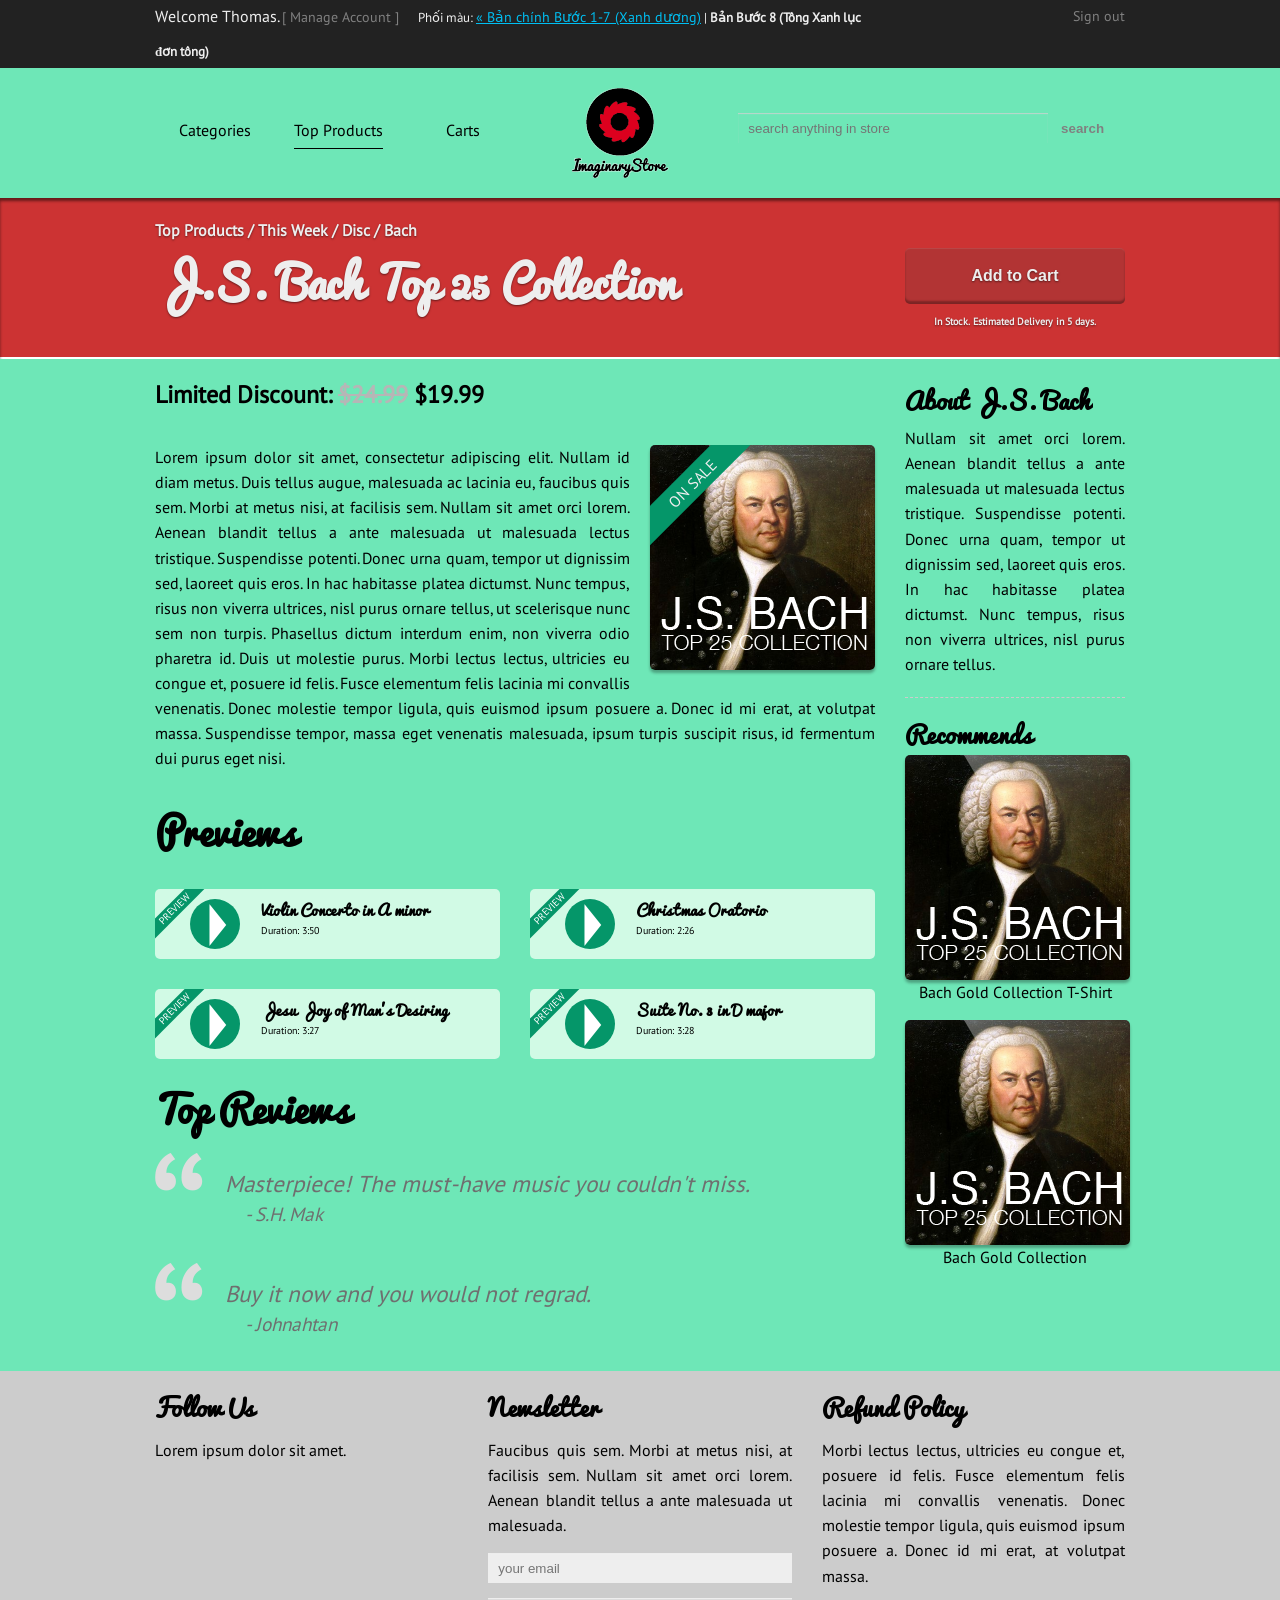
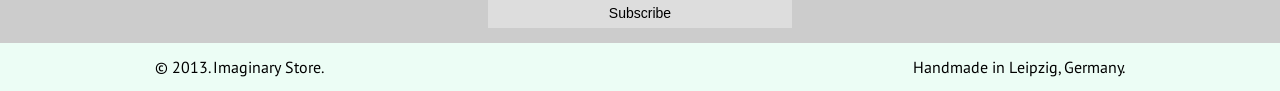
<file: index-variant2.html>
<!doctype html>
<html>
<head>
<meta charset="utf-8">
<meta name="viewport" content="width=device-width, initial-scale=1" />
<title>Imaginary Store - Bước 8: Tông Xanh Lục Đơn Sắc</title>
<link href="style-variant2.css" rel="stylesheet" type="text/css" />
</head>

<body>
<header id="top">
	<div class="fix-size">
    	<p class="c9 left">
        	Welcome Thomas. <a href="">[ Manage Account ]</a>
            <span style="margin-left: 15px; font-size: 13px;">
                Phối màu: <a href="index.html" style="color: #00BFF2; text-decoration: underline;">&laquo; Bản chính Bước 1-7 (Xanh dương)</a> | <strong>Bản Bước 8 (Tông Xanh lục đơn tông)</strong>
            </span>
        </p>
        <p class="c3 left">
        	<a href="#main-nav" class="hide"><img src="images/nav-btn.png" alt="button" /></a>
            <a href="" class="right">Sign out</a>
        </p>
    </div>
    <div class="clear"></div>
</header><!-- header -->

<nav>
	<div class="fix-size">
    	<ul class="c5 left show">
        	<li><a href="">Categories</a></li>
            <li><a href="">Top Products</a></li>
            <li><a href="">Carts</a></li>
        </ul>
        <a href="" class="c2 left c">
        	<img src="images/logo.png" alt="logo" />
        </a>
        <form action="#" class="c5 left show">
        	<input type="search" placeholder="search anything in store" required />
            <input type="submit" value="search" />
        </form>
    </div>
    <div class="clear"></div>
</nav><!-- nav -->

<section id="banner">
	<div class="fix-size">
    	<section class="c9 left c">
        	<p>Top Products / This Week / Disc / Bach</p>
            <h1>J.S. Bach Top 25 Collection</h1>
        </section>
        <aside class="c3 left c">
        	<button>Add to Cart</button>
            <p>In Stock. Estimated Delivery in 5 days.</p>
        </aside>
    </div>
    <div class="clear"></div>
</section><!-- banner -->

<section id="main">
	<div class="fix-size">
    	<section class="c9 left c">
        	<h3>Limited Discount: <del>$24.99</del> $19.99</h3>            
            <div class="trans right">
                <div class="cover">
                    <div class="face">
                        <p class="on-sale">ON SALE</p>
                    </div>
                    <div class="face back">
                        <b>J.S. Bach - Top 25 Collection</b>
                        <ol>
                            <li>Violin Concerto in A minor</li>
                            <li>Christmas Oratorio</li>
                            <li>Jesu Joy of Man's Desiring</li>
                            <li>Suite No. 3 in D major</li>
                            <!-- text -->
                        </ol>
                    </div>
                </div>
            </div><!-- trans -->
            
            <p>
            	Lorem ipsum dolor sit amet, consectetur adipiscing elit. Nullam id diam metus. Duis tellus augue, malesuada ac lacinia eu, faucibus quis sem. Morbi at metus nisi, at facilisis sem. Nullam sit amet orci lorem. Aenean blandit tellus a ante malesuada ut malesuada lectus tristique. Suspendisse potenti. Donec urna quam, tempor ut dignissim sed, laoreet quis eros. In hac habitasse platea dictumst. Nunc tempus, risus non viverra ultrices, nisl purus ornare tellus, ut scelerisque nunc sem non turpis. Phasellus dictum interdum enim, non viverra odio pharetra id. Duis ut molestie purus. Morbi lectus lectus, ultricies eu congue et, posuere id felis. Fusce elementum felis lacinia mi convallis venenatis. Donec molestie tempor ligula, quis euismod ipsum posuere a. Donec id mi erat, at volutpat massa. Suspendisse tempor, massa eget venenatis malesuada, ipsum turpis suscipit risus, id fermentum dui purus eget nisi.<!-- text -->
            </p>
            
            <h2>Previews</h2>
            <ul class="preview">
            	<li class="left"><a href="">
                	<div class="c3 left">
                    	<p class="title">PREVIEW</p>
                        <div class="circle"><div class="triangle">&#9658;</div></div>
                    </div>
                    <div class="c9 left">
                    	<b>Violin Concerto in A minor</b><!-- text -->
                        <small>Duration: 3:50</small>
                    </div>
                    <div class="clear"></div>
                </a></li><!-- element -->
                
                <li class="right"><a href="">
                	<div class="c3 left">
                    	<p class="title">PREVIEW</p>
                        <div class="circle"><div class="triangle">&#9658;</div></div>
                    </div>
                    <div class="c9 left">
                    	<b>Christmas Oratorio</b><!-- text -->
                        <small>Duration: 2:26</small>
                    </div>
                    <div class="clear"></div>
                </a></li><!-- element -->
                <li class="clear"></li>
                
                <li class="left"><a href="">
                	<div class="c3 left">
                    	<p class="title">PREVIEW</p>
                        <div class="circle"><div class="triangle">&#9658;</div></div>
                    </div>
                    <div class="c9 left">
                    	<b>Jesu Joy of Man's Desiring</b><!-- text -->
                        <small>Duration: 3:27</small>
                    </div>
                    <div class="clear"></div>
                </a></li><!-- element -->
                
                <li class="right"><a href="">
                	<div class="c3 left">
                    	<p class="title">PREVIEW</p>
                        <div class="circle"><div class="triangle">&#9658;</div></div>
                    </div>
                    <div class="c9 left">
                    	<b>Suite No. 3 in D major</b><!-- text -->
                        <small>Duration: 3:28</small>
                    </div>
                    <div class="clear"></div>
                </a></li><!-- element -->
            </ul>
            <div class="clear"></div>
            
            <h2>Top Reviews</h2>
            <blockquote>
            	<div class="quote">&ldquo;</div>
                <p>
                	Masterpiece! The must-have music you couldn't miss.<small>- S.H. Mak</small>
                </p>
            </blockquote>
            
            <blockquote>
            	<div class="quote">&ldquo;</div>
                <p>
                	Buy it now and you would not regrad. <small>- Johnahtan</small>
                </p>
            </blockquote>
        </section>
        <aside class="c3 left c">
        	<h3>About J.S. Bach</h3>
            <p class="about">
            	Nullam sit amet orci lorem. Aenean blandit tellus a ante malesuada ut malesuada lectus tristique. Suspendisse potenti. Donec urna quam, tempor ut dignissim sed, laoreet quis eros. In hac habitasse platea dictumst. Nunc tempus, risus non viverra ultrices, nisl purus ornare tellus.
            </p>
            
            <h3>Recommends</h3>
            <div class="aside-cover">
            	<div class="trans">
                	<div class="cover">
                    	<div class="face">
                        </div>
                        <div class="face back">
                        	<b>J.S. Bach - Top 25 Collection</b>
                            <ol>
                            	<li>Violin Concerto in A minor</li>
                                <li>Christmas Oratorio</li>
                                <li>Jesu Joy of Man's Desiring</li>
                                <li>Suite No. 3 in D major</li>
                            	<!-- text -->
                            </ol>
                            <button>Go to Album</button>
                        </div>
                    </div>
                </div><!-- trans -->
            	<p>Bach Gold Collection T-Shirt</p>
            </div><!-- aside cover -->
            
            <div class="aside-cover">
            	<div class="trans">
                	<div class="cover">
                    	<div class="face">
                        </div>
                        <div class="face back">
                        	<b>J.S. Bach - Top 25 Collection</b>
                            <ol>
                            	<li>Violin Concerto in A minor</li>
                                <li>Christmas Oratorio</li>
                                <li>Jesu Joy of Man's Desiring</li>
                                <li>Suite No. 3 in D major</li>
                            	<!-- text -->
                            </ol>
                            <button>Go to Album</button>
                        </div>
                    </div>
                </div><!-- trans -->
                <p>Bach Gold Collection</p>
            </div><!-- aside cover -->
        </aside>
    </div>
    <div class="clear"></div>
    
    <nav id="main-nav" class="c12 c hide">
    	<ul>
        	<li><a href="#top"><span class="arrow"></span>Back to Top</a></li>
            <li><a href="">Categories</a></li>
            <li><a href="">Top Products</a></li>
            <li><a href="">Carts</a></li>
            <li><a href="">Your Account</a></li>
        </ul>
        <form action="#">
        	<input type="search" placeholder="search in store" required />
            <input type="submit" value="go" />
        </form>
    </nav><!-- main nav -->
    <div class="clear"></div>
</section><!-- main -->

<section id="info">
	<div class="fix-size">
    	<div class="c4 left c">
        	<h3>Follow Us</h3>
            <p>
            	Lorem ipsum dolor sit amet.
            </p>
        </div>
        <div class="c4 left c">
        	<h3>Newsletter</h3>
            <p>
            	Faucibus quis sem. Morbi at metus nisi, at facilisis sem. Nullam sit amet orci lorem. Aenean blandit tellus a ante malesuada ut malesuada.
            </p>
            <form action="#">
            	<input type="email" placeholder="your email" required />
                <input type="submit" value="Subscribe" />
            </form>
        </div>
        <div class="c4 left c">
        	<h3>Refund Policy</h3>
        	<p>
            	Morbi lectus lectus, ultricies eu congue et, posuere id felis. Fusce elementum felis lacinia mi convallis venenatis. Donec molestie tempor ligula, quis euismod ipsum posuere a. Donec id mi erat, at volutpat massa.
            </p>
        </div>
    </div>
    <div class="clear"></div>
</section><!-- info -->

<footer>
	<div class="fix-size">
    	<div class="c12 c">
        	<span>&copy; 2013. Imaginary Store.</span>
            <span class="right">Handmade in Leipzig, Germany.</span>
        </div>
    </div>
    <div class="clear"></div>
</footer><!-- footer -->
</body>
</html>
</file>
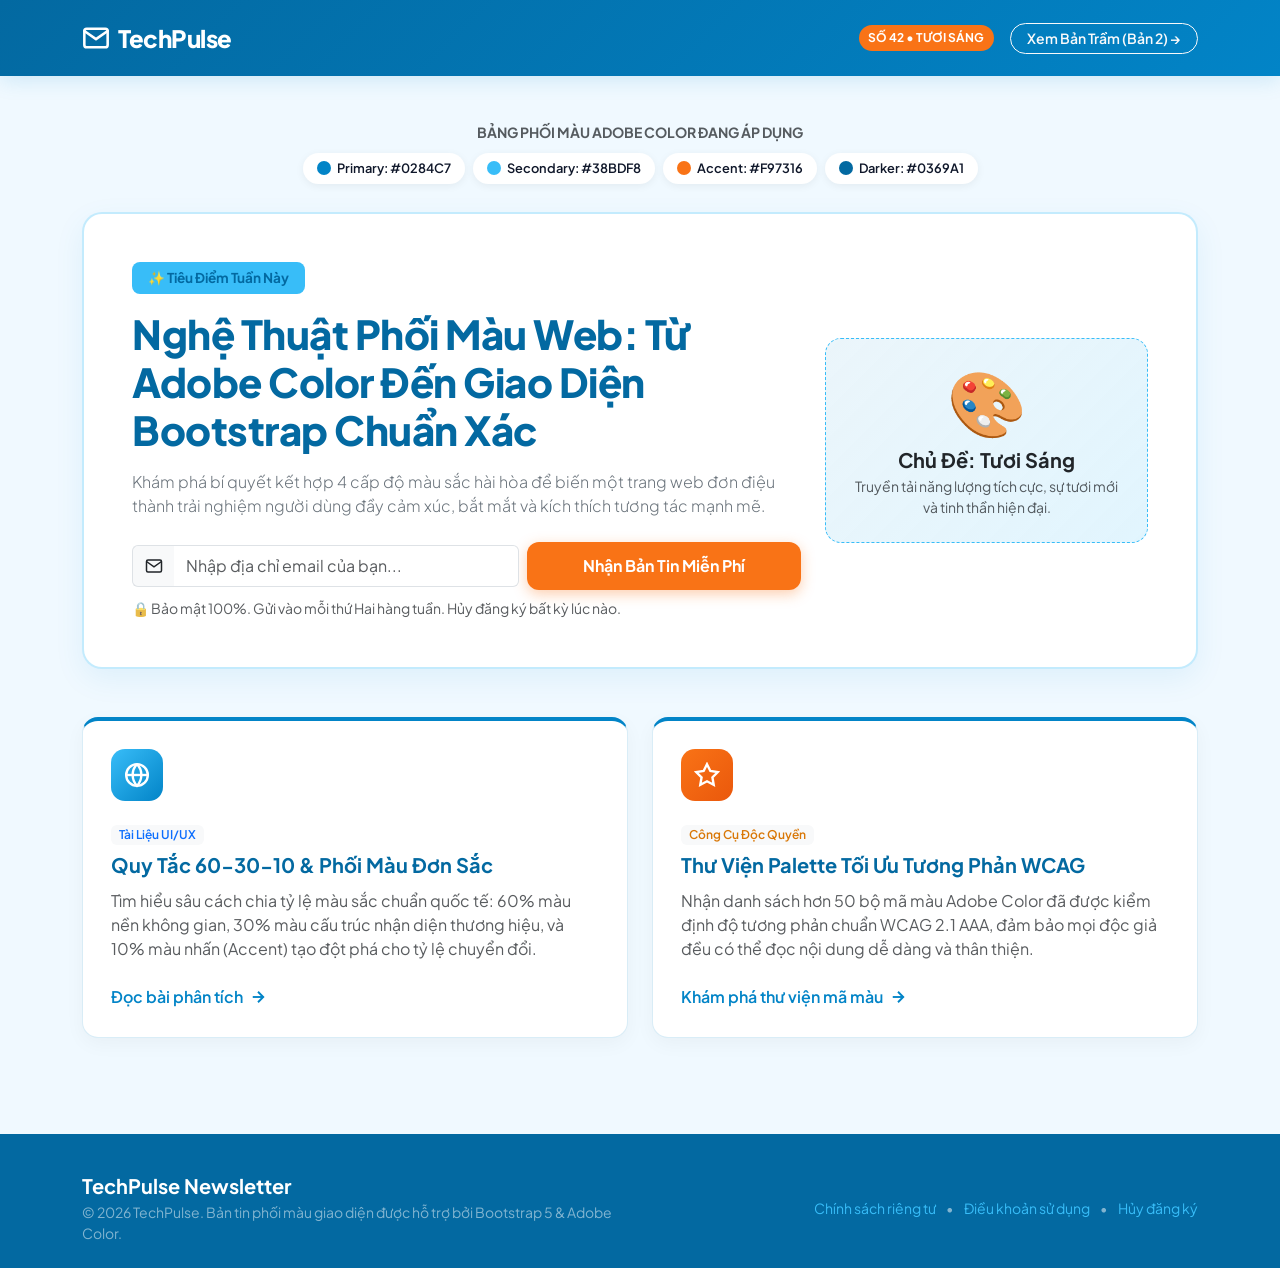
<file: newsletter_version1.html>
<!DOCTYPE html>
<html lang="vi">
<head>
    <!-- Bài tập phối màu Newsletter - Phiên bản 1 (Tươi sáng) -->
    <meta charset="UTF-8">
    <meta name="viewport" content="width=device-width, initial-scale=1.0">
    <title>Newsletter - Phiên Bản 1 (Tươi Sáng)</title>
    <!-- Bootstrap 5 CSS -->
    <link href="https://cdn.jsdelivr.net/npm/bootstrap@5.3.3/dist/css/bootstrap.min.css" rel="stylesheet">
    <!-- Google Fonts -->
    <link rel="preconnect" href="https://fonts.googleapis.com">
    <link rel="preconnect" href="https://fonts.gstatic.com" crossorigin>
    <link href="https://fonts.googleapis.com/css2?family=Plus+Jakarta+Sans:wght@400;500;600;700;800&display=swap" rel="stylesheet">
    
    <style>
        /* =======================================================
           BỘ 4 MÃ MÀU HEX CHỦ ĐỀ TƯƠI SÁNG (ADOBE COLOR TREND)
           - Primary: #0284C7 (Xanh lam tươi - Năng động & Sáng tạo)
           - Secondary: #38BDF8 (Xanh da trời dịu - Tươi trẻ)
           - Accent: #F97316 (Cam san hô - Tạo điểm nhấn kêu gọi hành động)
           - Darker Primary: #0369A1 (Xanh đại dương đậm - Chiều sâu & Độ tương phản)
           ======================================================= */
        :root {
            --primary-color: #0284C7;
            --secondary-color: #38BDF8;
            --accent-color: #F97316;
            --darker-primary-color: #0369A1;
            
            --bg-body: #F0F9FF;
            --text-dark: #0F172A;
            --text-muted: #64748B;
        }

        body {
            font-family: 'Plus Jakarta Sans', sans-serif;
            background-color: var(--bg-body);
            color: var(--text-dark);
            min-height: 100vh;
            display: flex;
            flex-direction: column;
        }

        /* Header */
        .newsletter-header {
            background: linear-gradient(135deg, var(--darker-primary-color) 0%, var(--primary-color) 100%);
            color: #FFFFFF;
            padding: 1.25rem 0;
            box-shadow: 0 4px 20px rgba(2, 132, 199, 0.15);
        }

        .brand-logo {
            font-weight: 800;
            font-size: 1.5rem;
            letter-spacing: -0.5px;
            color: #FFFFFF;
            text-decoration: none;
            display: inline-flex;
            align-items: center;
            gap: 0.5rem;
        }

        .brand-badge {
            background-color: var(--accent-color);
            color: #FFFFFF;
            font-size: 0.75rem;
            font-weight: 700;
            padding: 0.25rem 0.6rem;
            border-radius: 999px;
            text-transform: uppercase;
        }

        /* Card giới thiệu (Intro / Hero Card) */
        .hero-card {
            background: #FFFFFF;
            border: 2px solid rgba(56, 189, 248, 0.3);
            border-radius: 20px;
            box-shadow: 0 10px 30px rgba(2, 132, 199, 0.08);
            overflow: hidden;
            transition: transform 0.3s ease, box-shadow 0.3s ease;
        }

        .hero-card:hover {
            transform: translateY(-3px);
            box-shadow: 0 15px 35px rgba(2, 132, 199, 0.12);
        }

        .hero-banner-tag {
            background-color: var(--secondary-color);
            color: var(--darker-primary-color);
            font-weight: 700;
            font-size: 0.85rem;
            padding: 0.35rem 1rem;
            border-radius: 8px;
            display: inline-block;
        }

        .hero-title {
            color: var(--darker-primary-color);
            font-weight: 800;
            letter-spacing: -0.5px;
        }

        .btn-subscribe {
            background-color: var(--accent-color);
            color: #FFFFFF;
            font-weight: 700;
            padding: 0.75rem 1.75rem;
            border-radius: 12px;
            border: none;
            transition: all 0.25s ease;
            box-shadow: 0 4px 14px rgba(249, 115, 22, 0.35);
        }

        .btn-subscribe:hover {
            background-color: #EA580C;
            color: #FFFFFF;
            transform: translateY(-2px);
            box-shadow: 0 6px 18px rgba(249, 115, 22, 0.45);
        }

        /* Card tính năng nổi bật (Feature Cards) */
        .feature-card {
            background: #FFFFFF;
            border: 1px solid rgba(2, 132, 199, 0.15);
            border-top: 4px solid var(--primary-color);
            border-radius: 16px;
            padding: 1.75rem;
            height: 100%;
            display: flex;
            flex-direction: column;
            justify-content: space-between;
            box-shadow: 0 6px 20px rgba(0, 0, 0, 0.04);
            transition: all 0.3s ease;
        }

        .feature-card:hover {
            transform: translateY(-5px);
            border-top-color: var(--accent-color);
            box-shadow: 0 12px 28px rgba(2, 132, 199, 0.12);
        }

        .feature-icon-wrapper {
            width: 52px;
            height: 52px;
            border-radius: 14px;
            background: linear-gradient(135deg, var(--secondary-color) 0%, var(--primary-color) 100%);
            display: flex;
            align-items: center;
            justify-content: center;
            color: #FFFFFF;
            font-size: 1.4rem;
            margin-bottom: 1.25rem;
        }

        .feature-title {
            color: var(--darker-primary-color);
            font-weight: 700;
            font-size: 1.25rem;
            margin-bottom: 0.75rem;
        }

        .btn-feature {
            color: var(--primary-color);
            font-weight: 600;
            text-decoration: none;
            display: inline-flex;
            align-items: center;
            gap: 0.4rem;
            transition: gap 0.2s ease, color 0.2s ease;
        }

        .btn-feature:hover {
            color: var(--accent-color);
            gap: 0.7rem;
        }

        /* Color Palette Indicator */
        .palette-badge {
            display: inline-flex;
            align-items: center;
            gap: 6px;
            background: #FFFFFF;
            padding: 6px 14px;
            border-radius: 50px;
            box-shadow: 0 2px 8px rgba(0, 0, 0, 0.06);
            font-size: 0.8rem;
            font-weight: 600;
            margin: 4px;
        }
        .color-dot {
            width: 14px;
            height: 14px;
            border-radius: 50%;
            display: inline-block;
        }

        /* Footer */
        .newsletter-footer {
            margin-top: auto;
            background-color: var(--darker-primary-color);
            color: rgba(255, 255, 255, 0.85);
            padding: 2.5rem 0 1.5rem;
        }

        .newsletter-footer a {
            color: var(--secondary-color);
            text-decoration: none;
            transition: color 0.2s ease;
        }

        .newsletter-footer a:hover {
            color: #FFFFFF;
            text-decoration: underline;
        }
    </style>
</head>
<body>

    <!-- ==================== HEADER ==================== -->
    <header class="newsletter-header">
        <div class="container d-flex justify-content-between align-items-center">
            <a href="newsletter_version1.html" class="brand-logo">
                <svg width="28" height="28" viewBox="0 0 24 24" fill="none" stroke="currentColor" stroke-width="2.2" stroke-linecap="round" stroke-linejoin="round">
                    <path d="M4 4h16c1.1 0 2 .9 2 2v12c0 1.1-.9 2-2 2H4c-1.1 0-2-.9-2-2V6c0-1.1.9-2 2-2z"></path>
                    <polyline points="22,6 12,13 2,6"></polyline>
                </svg>
                TechPulse
            </a>
            <div class="d-flex align-items-center gap-3">
                <span class="brand-badge d-none d-sm-inline-block">Số 42 &bull; Tươi Sáng</span>
                <a href="newsletter_version2.html" class="btn btn-sm btn-outline-light rounded-pill px-3 fw-semibold">
                    Xem Bản Trầm (Bản 2) &rarr;
                </a>
            </div>
        </div>
    </header>

    <!-- ==================== MAIN CONTENT ==================== -->
    <main class="container my-5">
        
        <!-- Palette Showroom Info -->
        <div class="text-center mb-4">
            <h6 class="text-uppercase fw-bold text-muted small mb-2">Bảng Phối Màu Adobe Color Đang Áp Dụng</h6>
            <div class="d-flex flex-wrap justify-content-center">
                <span class="palette-badge">
                    <span class="color-dot" style="background-color: var(--primary-color);"></span>
                    Primary: #0284C7
                </span>
                <span class="palette-badge">
                    <span class="color-dot" style="background-color: var(--secondary-color);"></span>
                    Secondary: #38BDF8
                </span>
                <span class="palette-badge">
                    <span class="color-dot" style="background-color: var(--accent-color);"></span>
                    Accent: #F97316
                </span>
                <span class="palette-badge">
                    <span class="color-dot" style="background-color: var(--darker-primary-color);"></span>
                    Darker: #0369A1
                </span>
            </div>
        </div>

        <!-- ==================== CARD GIỚI THIỆU (HERO CARD) ==================== -->
        <div class="card hero-card p-4 p-md-5 mb-5">
            <div class="row align-items-center g-4">
                <div class="col-lg-8">
                    <span class="hero-banner-tag mb-3">
                        ✨ Tiêu Điểm Tuần Này
                    </span>
                    <h1 class="hero-title display-6 mb-3">
                        Nghệ Thuật Phối Màu Web: Từ Adobe Color Đến Giao Diện Bootstrap Chuẩn Xác
                    </h1>
                    <p class="text-secondary lead fs-6 mb-4">
                        Khám phá bí quyết kết hợp 4 cấp độ màu sắc hài hòa để biến một trang web đơn điệu thành trải nghiệm người dùng đầy cảm xúc, bắt mắt và kích thích tương tác mạnh mẽ.
                    </p>
                    <!-- Newsletter Form -->
                    <form action="#" class="row g-2 align-items-center" onsubmit="event.preventDefault(); alert('Cảm ơn bạn đã đăng ký nhận bản tin tươi sáng!');">
                        <div class="col-sm-8 col-md-7">
                            <div class="input-group">
                                <span class="input-group-text bg-light border-end-0">
                                    <svg width="18" height="18" viewBox="0 0 24 24" fill="none" stroke="currentColor" stroke-width="2"><path d="M4 4h16c1.1 0 2 .9 2 2v12c0 1.1-.9 2-2 2H4c-1.1 0-2-.9-2-2V6c0-1.1.9-2 2-2z"></path><polyline points="22,6 12,13 2,6"></polyline></svg>
                                </span>
                                <input type="email" class="form-control border-start-0 py-2" placeholder="Nhập địa chỉ email của bạn..." required>
                            </div>
                        </div>
                        <div class="col-sm-4 col-md-5">
                            <button type="submit" class="btn btn-subscribe w-100">
                                Nhận Bản Tin Miễn Phí
                            </button>
                        </div>
                    </form>
                    <small class="text-muted d-block mt-2">
                        🔒 Bảo mật 100%. Gửi vào mỗi thứ Hai hàng tuần. Hủy đăng ký bất kỳ lúc nào.
                    </small>
                </div>
                <div class="col-lg-4 text-center">
                    <div class="p-4 rounded-4" style="background: linear-gradient(135deg, rgba(2, 132, 199, 0.08) 0%, rgba(56, 189, 248, 0.15) 100%); border: 1px dashed var(--secondary-color);">
                        <div class="display-3 mb-2">🎨</div>
                        <h5 class="fw-bold text-dark mb-1">Chủ Đề: Tươi Sáng</h5>
                        <p class="text-muted small mb-0">Truyền tải năng lượng tích cực, sự tươi mới và tinh thần hiện đại.</p>
                    </div>
                </div>
            </div>
        </div>

        <!-- ==================== 2 CARD TÍNH NĂNG NỔI BẬT ==================== -->
        <div class="row g-4 mb-5">
            <!-- Card Tính Năng 1 -->
            <div class="col-md-6">
                <div class="feature-card">
                    <div>
                        <div class="feature-icon-wrapper">
                            <svg width="26" height="26" viewBox="0 0 24 24" fill="none" stroke="currentColor" stroke-width="2.2">
                                <circle cx="12" cy="12" r="10"></circle>
                                <path d="M12 2a14.5 14.5 0 0 0 0 20 14.5 14.5 0 0 0 0-20"></path>
                                <path d="M2 12h20"></path>
                            </svg>
                        </div>
                        <span class="badge bg-light text-primary mb-2 fw-semibold px-2 py-1">Tài Liệu UI/UX</span>
                        <h3 class="feature-title">Quy Tắc 60-30-10 & Phối Màu Đơn Sắc</h3>
                        <p class="text-muted mb-4">
                            Tìm hiểu sâu cách chia tỷ lệ màu sắc chuẩn quốc tế: 60% màu nền không gian, 30% màu cấu trúc nhận diện thương hiệu, và 10% màu nhấn (Accent) tạo đột phá cho tỷ lệ chuyển đổi.
                        </p>
                    </div>
                    <div>
                        <a href="#" class="btn-feature">
                            Đọc bài phân tích
                            <svg width="18" height="18" viewBox="0 0 24 24" fill="none" stroke="currentColor" stroke-width="2.5"><path d="M5 12h14"></path><path d="m12 5 7 7-7 7"></path></svg>
                        </a>
                    </div>
                </div>
            </div>

            <!-- Card Tính Năng 2 -->
            <div class="col-md-6">
                <div class="feature-card">
                    <div>
                        <div class="feature-icon-wrapper" style="background: linear-gradient(135deg, var(--accent-color) 0%, #EA580C 100%);">
                            <svg width="26" height="26" viewBox="0 0 24 24" fill="none" stroke="currentColor" stroke-width="2.2">
                                <polygon points="12 2 15.09 8.26 22 9.27 17 14.14 18.18 21.02 12 17.77 5.82 21.02 7 14.14 2 9.27 8.91 8.26 12 2"></polygon>
                            </svg>
                        </div>
                        <span class="badge bg-light text-warning mb-2 fw-semibold px-2 py-1" style="color: #D97706 !important;">Công Cụ Độc Quyền</span>
                        <h3 class="feature-title">Thư Viện Palette Tối Ưu Tương Phản WCAG</h3>
                        <p class="text-muted mb-4">
                            Nhận danh sách hơn 50 bộ mã màu Adobe Color đã được kiểm định độ tương phản chuẩn WCAG 2.1 AAA, đảm bảo mọi độc giả đều có thể đọc nội dung dễ dàng và thân thiện.
                        </p>
                    </div>
                    <div>
                        <a href="#" class="btn-feature">
                            Khám phá thư viện mã màu
                            <svg width="18" height="18" viewBox="0 0 24 24" fill="none" stroke="currentColor" stroke-width="2.5"><path d="M5 12h14"></path><path d="m12 5 7 7-7 7"></path></svg>
                        </a>
                    </div>
                </div>
            </div>
        </div>

    </main>

    <!-- ==================== FOOTER ==================== -->
    <footer class="newsletter-footer">
        <div class="container">
            <div class="row align-items-center gy-3">
                <div class="col-md-6 text-center text-md-start">
                    <h5 class="text-white fw-bold mb-1">TechPulse Newsletter</h5>
                    <p class="small text-white-50 mb-0">
                        &copy; 2026 TechPulse. Bản tin phối màu giao diện được hỗ trợ bởi Bootstrap 5 & Adobe Color.
                    </p>
                </div>
                <div class="col-md-6 text-center text-md-end">
                    <ul class="list-inline mb-0 small">
                        <li class="list-inline-item"><a href="#">Chính sách riêng tư</a></li>
                        <li class="list-inline-item text-white-50">&bull;</li>
                        <li class="list-inline-item"><a href="#">Điều khoản sử dụng</a></li>
                        <li class="list-inline-item text-white-50">&bull;</li>
                        <li class="list-inline-item"><a href="#">Hủy đăng ký</a></li>
                    </ul>
                </div>
            </div>
        </div>
    </footer>

    <!-- Bootstrap 5 Bundle JS -->
    <script src="https://cdn.jsdelivr.net/npm/bootstrap@5.3.3/dist/js/bootstrap.bundle.min.js"></script>
</body>
</html>
</file>
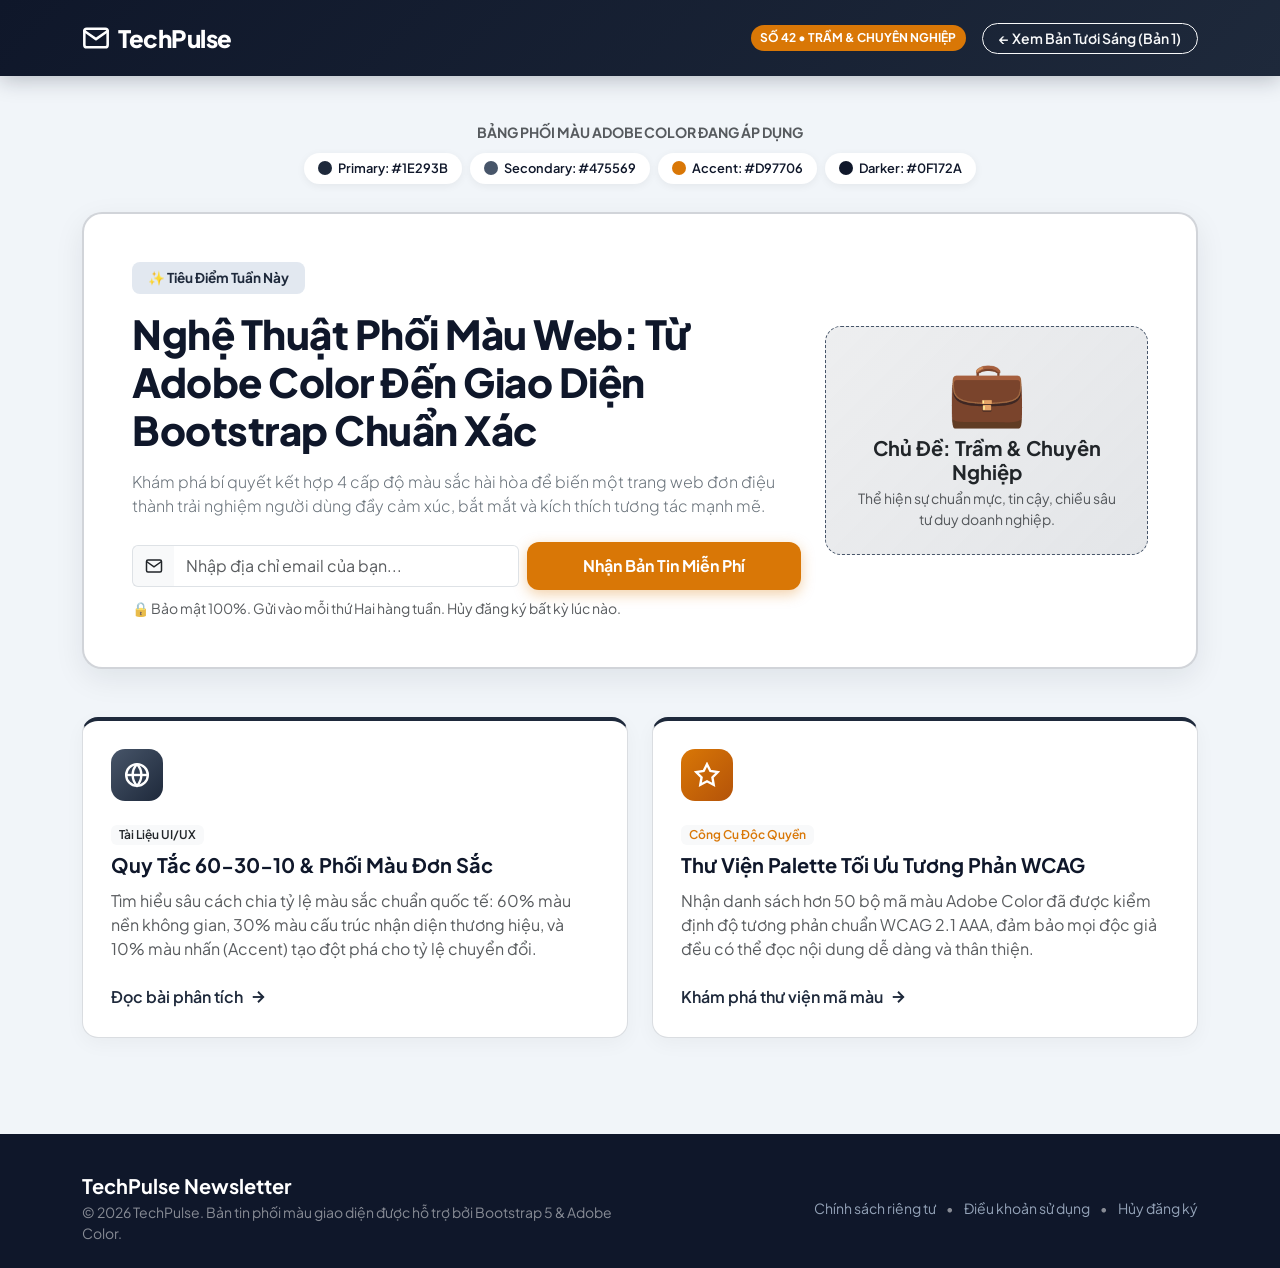
<file: newsletter_version2.html>
<!DOCTYPE html>
<html lang="vi">
<head>
    <!-- Bài tập phối màu Newsletter - Phiên bản 2 (Trầm/Tối chuyên nghiệp) -->
    <meta charset="UTF-8">
    <meta name="viewport" content="width=device-width, initial-scale=1.0">
    <title>Newsletter - Phiên Bản 2 (Trầm & Chuyên Nghiệp)</title>
    <!-- Bootstrap 5 CSS -->
    <link href="https://cdn.jsdelivr.net/npm/bootstrap@5.3.3/dist/css/bootstrap.min.css" rel="stylesheet">
    <!-- Google Fonts -->
    <link rel="preconnect" href="https://fonts.googleapis.com">
    <link rel="preconnect" href="https://fonts.gstatic.com" crossorigin>
    <link href="https://fonts.googleapis.com/css2?family=Plus+Jakarta+Sans:wght@400;500;600;700;800&display=swap" rel="stylesheet">
    
    <style>
        /* =======================================================
           BỘ 4 MÃ MÀU HEX CHỦ ĐỀ TRẦM & CHUYÊN NGHIỆP (ADOBE COLOR TREND)
           - Primary: #1E293B (Slate Navy Trầm - Uy tín, đẳng cấp & điềm đạm)
           - Secondary: #475569 (Muted Slate Grey - Tinh tế, hòa nhã)
           - Accent: #D97706 (Vàng hổ phách / Amber Bronze - Điểm nhấn sang trọng)
           - Darker Primary: #0F172A (Midnight Slate - Chiều sâu quyền lực)
           ======================================================= */
        :root {
            --primary-color: #1E293B;
            --secondary-color: #475569;
            --accent-color: #D97706;
            --darker-primary-color: #0F172A;
            
            --bg-body: #F1F5F9;
            --text-dark: #0F172A;
            --text-muted: #64748B;
        }

        body {
            font-family: 'Plus Jakarta Sans', sans-serif;
            background-color: var(--bg-body);
            color: var(--text-dark);
            min-height: 100vh;
            display: flex;
            flex-direction: column;
        }

        /* Header */
        .newsletter-header {
            background: linear-gradient(135deg, var(--darker-primary-color) 0%, var(--primary-color) 100%);
            color: #FFFFFF;
            padding: 1.25rem 0;
            box-shadow: 0 4px 20px rgba(15, 23, 42, 0.25);
        }

        .brand-logo {
            font-weight: 800;
            font-size: 1.5rem;
            letter-spacing: -0.5px;
            color: #FFFFFF;
            text-decoration: none;
            display: inline-flex;
            align-items: center;
            gap: 0.5rem;
        }

        .brand-badge {
            background-color: var(--accent-color);
            color: #FFFFFF;
            font-size: 0.75rem;
            font-weight: 700;
            padding: 0.25rem 0.6rem;
            border-radius: 999px;
            text-transform: uppercase;
        }

        /* Card giới thiệu (Intro / Hero Card) */
        .hero-card {
            background: #FFFFFF;
            border: 2px solid rgba(71, 85, 105, 0.25);
            border-radius: 20px;
            box-shadow: 0 10px 30px rgba(15, 23, 42, 0.08);
            overflow: hidden;
            transition: transform 0.3s ease, box-shadow 0.3s ease;
        }

        .hero-card:hover {
            transform: translateY(-3px);
            box-shadow: 0 15px 35px rgba(15, 23, 42, 0.12);
        }

        .hero-banner-tag {
            background-color: #E2E8F0;
            color: var(--primary-color);
            font-weight: 700;
            font-size: 0.85rem;
            padding: 0.35rem 1rem;
            border-radius: 8px;
            display: inline-block;
        }

        .hero-title {
            color: var(--darker-primary-color);
            font-weight: 800;
            letter-spacing: -0.5px;
        }

        .btn-subscribe {
            background-color: var(--accent-color);
            color: #FFFFFF;
            font-weight: 700;
            padding: 0.75rem 1.75rem;
            border-radius: 12px;
            border: none;
            transition: all 0.25s ease;
            box-shadow: 0 4px 14px rgba(217, 119, 6, 0.35);
        }

        .btn-subscribe:hover {
            background-color: #B45309;
            color: #FFFFFF;
            transform: translateY(-2px);
            box-shadow: 0 6px 18px rgba(217, 119, 6, 0.45);
        }

        /* Card tính năng nổi bật (Feature Cards) */
        .feature-card {
            background: #FFFFFF;
            border: 1px solid rgba(71, 85, 105, 0.2);
            border-top: 4px solid var(--primary-color);
            border-radius: 16px;
            padding: 1.75rem;
            height: 100%;
            display: flex;
            flex-direction: column;
            justify-content: space-between;
            box-shadow: 0 6px 20px rgba(0, 0, 0, 0.04);
            transition: all 0.3s ease;
        }

        .feature-card:hover {
            transform: translateY(-5px);
            border-top-color: var(--accent-color);
            box-shadow: 0 12px 28px rgba(15, 23, 42, 0.15);
        }

        .feature-icon-wrapper {
            width: 52px;
            height: 52px;
            border-radius: 14px;
            background: linear-gradient(135deg, var(--secondary-color) 0%, var(--primary-color) 100%);
            display: flex;
            align-items: center;
            justify-content: center;
            color: #FFFFFF;
            font-size: 1.4rem;
            margin-bottom: 1.25rem;
        }

        .feature-title {
            color: var(--darker-primary-color);
            font-weight: 700;
            font-size: 1.25rem;
            margin-bottom: 0.75rem;
        }

        .btn-feature {
            color: var(--primary-color);
            font-weight: 600;
            text-decoration: none;
            display: inline-flex;
            align-items: center;
            gap: 0.4rem;
            transition: gap 0.2s ease, color 0.2s ease;
        }

        .btn-feature:hover {
            color: var(--accent-color);
            gap: 0.7rem;
        }

        /* Color Palette Indicator */
        .palette-badge {
            display: inline-flex;
            align-items: center;
            gap: 6px;
            background: #FFFFFF;
            padding: 6px 14px;
            border-radius: 50px;
            box-shadow: 0 2px 8px rgba(0, 0, 0, 0.06);
            font-size: 0.8rem;
            font-weight: 600;
            margin: 4px;
        }
        .color-dot {
            width: 14px;
            height: 14px;
            border-radius: 50%;
            display: inline-block;
        }

        /* Footer */
        .newsletter-footer {
            margin-top: auto;
            background-color: var(--darker-primary-color);
            color: rgba(255, 255, 255, 0.85);
            padding: 2.5rem 0 1.5rem;
        }

        .newsletter-footer a {
            color: #94A3B8;
            text-decoration: none;
            transition: color 0.2s ease;
        }

        .newsletter-footer a:hover {
            color: #FFFFFF;
            text-decoration: underline;
        }
    </style>
</head>
<body>

    <!-- ==================== HEADER ==================== -->
    <header class="newsletter-header">
        <div class="container d-flex justify-content-between align-items-center">
            <a href="newsletter_version2.html" class="brand-logo">
                <svg width="28" height="28" viewBox="0 0 24 24" fill="none" stroke="currentColor" stroke-width="2.2" stroke-linecap="round" stroke-linejoin="round">
                    <path d="M4 4h16c1.1 0 2 .9 2 2v12c0 1.1-.9 2-2 2H4c-1.1 0-2-.9-2-2V6c0-1.1.9-2 2-2z"></path>
                    <polyline points="22,6 12,13 2,6"></polyline>
                </svg>
                TechPulse
            </a>
            <div class="d-flex align-items-center gap-3">
                <span class="brand-badge d-none d-sm-inline-block">Số 42 &bull; Trầm & Chuyên Nghiệp</span>
                <a href="newsletter_version1.html" class="btn btn-sm btn-outline-light rounded-pill px-3 fw-semibold">
                    &larr; Xem Bản Tươi Sáng (Bản 1)
                </a>
            </div>
        </div>
    </header>

    <!-- ==================== MAIN CONTENT ==================== -->
    <main class="container my-5">
        
        <!-- Palette Showroom Info -->
        <div class="text-center mb-4">
            <h6 class="text-uppercase fw-bold text-muted small mb-2">Bảng Phối Màu Adobe Color Đang Áp Dụng</h6>
            <div class="d-flex flex-wrap justify-content-center">
                <span class="palette-badge">
                    <span class="color-dot" style="background-color: var(--primary-color);"></span>
                    Primary: #1E293B
                </span>
                <span class="palette-badge">
                    <span class="color-dot" style="background-color: var(--secondary-color);"></span>
                    Secondary: #475569
                </span>
                <span class="palette-badge">
                    <span class="color-dot" style="background-color: var(--accent-color);"></span>
                    Accent: #D97706
                </span>
                <span class="palette-badge">
                    <span class="color-dot" style="background-color: var(--darker-primary-color);"></span>
                    Darker: #0F172A
                </span>
            </div>
        </div>

        <!-- ==================== CARD GIỚI THIỆU (HERO CARD) ==================== -->
        <div class="card hero-card p-4 p-md-5 mb-5">
            <div class="row align-items-center g-4">
                <div class="col-lg-8">
                    <span class="hero-banner-tag mb-3">
                        ✨ Tiêu Điểm Tuần Này
                    </span>
                    <h1 class="hero-title display-6 mb-3">
                        Nghệ Thuật Phối Màu Web: Từ Adobe Color Đến Giao Diện Bootstrap Chuẩn Xác
                    </h1>
                    <p class="text-secondary lead fs-6 mb-4">
                        Khám phá bí quyết kết hợp 4 cấp độ màu sắc hài hòa để biến một trang web đơn điệu thành trải nghiệm người dùng đầy cảm xúc, bắt mắt và kích thích tương tác mạnh mẽ.
                    </p>
                    <!-- Newsletter Form -->
                    <form action="#" class="row g-2 align-items-center" onsubmit="event.preventDefault(); alert('Cảm ơn bạn đã đăng ký nhận bản tin chuyên nghiệp!');">
                        <div class="col-sm-8 col-md-7">
                            <div class="input-group">
                                <span class="input-group-text bg-light border-end-0">
                                    <svg width="18" height="18" viewBox="0 0 24 24" fill="none" stroke="currentColor" stroke-width="2"><path d="M4 4h16c1.1 0 2 .9 2 2v12c0 1.1-.9 2-2 2H4c-1.1 0-2-.9-2-2V6c0-1.1.9-2 2-2z"></path><polyline points="22,6 12,13 2,6"></polyline></svg>
                                </span>
                                <input type="email" class="form-control border-start-0 py-2" placeholder="Nhập địa chỉ email của bạn..." required>
                            </div>
                        </div>
                        <div class="col-sm-4 col-md-5">
                            <button type="submit" class="btn btn-subscribe w-100">
                                Nhận Bản Tin Miễn Phí
                            </button>
                        </div>
                    </form>
                    <small class="text-muted d-block mt-2">
                        🔒 Bảo mật 100%. Gửi vào mỗi thứ Hai hàng tuần. Hủy đăng ký bất kỳ lúc nào.
                    </small>
                </div>
                <div class="col-lg-4 text-center">
                    <div class="p-4 rounded-4" style="background: linear-gradient(135deg, rgba(30, 41, 59, 0.08) 0%, rgba(71, 85, 105, 0.15) 100%); border: 1px dashed var(--secondary-color);">
                        <div class="display-3 mb-2">💼</div>
                        <h5 class="fw-bold text-dark mb-1">Chủ Đề: Trầm & Chuyên Nghiệp</h5>
                        <p class="text-muted small mb-0">Thể hiện sự chuẩn mực, tin cậy, chiều sâu tư duy doanh nghiệp.</p>
                    </div>
                </div>
            </div>
        </div>

        <!-- ==================== 2 CARD TÍNH NĂNG NỔI BẬT ==================== -->
        <div class="row g-4 mb-5">
            <!-- Card Tính Năng 1 -->
            <div class="col-md-6">
                <div class="feature-card">
                    <div>
                        <div class="feature-icon-wrapper">
                            <svg width="26" height="26" viewBox="0 0 24 24" fill="none" stroke="currentColor" stroke-width="2.2">
                                <circle cx="12" cy="12" r="10"></circle>
                                <path d="M12 2a14.5 14.5 0 0 0 0 20 14.5 14.5 0 0 0 0-20"></path>
                                <path d="M2 12h20"></path>
                            </svg>
                        </div>
                        <span class="badge bg-light text-dark mb-2 fw-semibold px-2 py-1">Tài Liệu UI/UX</span>
                        <h3 class="feature-title">Quy Tắc 60-30-10 & Phối Màu Đơn Sắc</h3>
                        <p class="text-muted mb-4">
                            Tìm hiểu sâu cách chia tỷ lệ màu sắc chuẩn quốc tế: 60% màu nền không gian, 30% màu cấu trúc nhận diện thương hiệu, và 10% màu nhấn (Accent) tạo đột phá cho tỷ lệ chuyển đổi.
                        </p>
                    </div>
                    <div>
                        <a href="#" class="btn-feature">
                            Đọc bài phân tích
                            <svg width="18" height="18" viewBox="0 0 24 24" fill="none" stroke="currentColor" stroke-width="2.5"><path d="M5 12h14"></path><path d="m12 5 7 7-7 7"></path></svg>
                        </a>
                    </div>
                </div>
            </div>

            <!-- Card Tính Năng 2 -->
            <div class="col-md-6">
                <div class="feature-card">
                    <div>
                        <div class="feature-icon-wrapper" style="background: linear-gradient(135deg, var(--accent-color) 0%, #B45309 100%);">
                            <svg width="26" height="26" viewBox="0 0 24 24" fill="none" stroke="currentColor" stroke-width="2.2">
                                <polygon points="12 2 15.09 8.26 22 9.27 17 14.14 18.18 21.02 12 17.77 5.82 21.02 7 14.14 2 9.27 8.91 8.26 12 2"></polygon>
                            </svg>
                        </div>
                        <span class="badge bg-light text-warning mb-2 fw-semibold px-2 py-1" style="color: #D97706 !important;">Công Cụ Độc Quyền</span>
                        <h3 class="feature-title">Thư Viện Palette Tối Ưu Tương Phản WCAG</h3>
                        <p class="text-muted mb-4">
                            Nhận danh sách hơn 50 bộ mã màu Adobe Color đã được kiểm định độ tương phản chuẩn WCAG 2.1 AAA, đảm bảo mọi độc giả đều có thể đọc nội dung dễ dàng và thân thiện.
                        </p>
                    </div>
                    <div>
                        <a href="#" class="btn-feature">
                            Khám phá thư viện mã màu
                            <svg width="18" height="18" viewBox="0 0 24 24" fill="none" stroke="currentColor" stroke-width="2.5"><path d="M5 12h14"></path><path d="m12 5 7 7-7 7"></path></svg>
                        </a>
                    </div>
                </div>
            </div>
        </div>

    </main>

    <!-- ==================== FOOTER ==================== -->
    <footer class="newsletter-footer">
        <div class="container">
            <div class="row align-items-center gy-3">
                <div class="col-md-6 text-center text-md-start">
                    <h5 class="text-white fw-bold mb-1">TechPulse Newsletter</h5>
                    <p class="small text-white-50 mb-0">
                        &copy; 2026 TechPulse. Bản tin phối màu giao diện được hỗ trợ bởi Bootstrap 5 & Adobe Color.
                    </p>
                </div>
                <div class="col-md-6 text-center text-md-end">
                    <ul class="list-inline mb-0 small">
                        <li class="list-inline-item"><a href="#">Chính sách riêng tư</a></li>
                        <li class="list-inline-item text-white-50">&bull;</li>
                        <li class="list-inline-item"><a href="#">Điều khoản sử dụng</a></li>
                        <li class="list-inline-item text-white-50">&bull;</li>
                        <li class="list-inline-item"><a href="#">Hủy đăng ký</a></li>
                    </ul>
                </div>
            </div>
        </div>
    </footer>

    <!-- Bootstrap 5 Bundle JS -->
    <script src="https://cdn.jsdelivr.net/npm/bootstrap@5.3.3/dist/js/bootstrap.bundle.min.js"></script>
</body>
</html>
</file>
<file: style-variant2.css>
@charset "utf-8";
/* CSS Document */
* {
	margin: 0;
	padding: 0;
}
ul li {
	list-style: none;
}
a {
	text-decoration: none;
}
.clear {
	clear: both;
}
.left {
	float: left;
}
.right { 
	float: right;
}
.hide {
	display: none;
}
::selection {
	background: #059669;
	color: #fff;
}
::-moz-selection {
background: #059669;
color: #fff;
}
.c2 {
	width: 16.6666%;
}
.c3 {
	width: 25%;
}
.c4 {
	width: 33.3333%;
}
.c5 {
	width: 41.6666%;
}
.c9 {
	width: 75%;
}
.c12 {
	width: 100%;
}
.c2, .c3, .c4, .c5, .c9, .c12 {
	padding: 0 15px;
	box-sizing: border-box;
	-moz-box-sizing: border-box;
}
.fix-size {
	max-width: 1000px;
	margin: auto;
}
/* core */
@font-face {
	font-family: font1;
	src: url(fonts/pacifico.woff);
}
@font-face {
	font-family: font2;
	src: url(fonts/ptsans.woff);
}
body {
    font-family: font2;
    font-size: 15.5px;
    color: #000;
    background: #6EE7B7; 
    line-height: 1.62em;
}
/* header */
header {
	color: #eee;
	background: #222;
	line-height: 32px;
}
header a {
	color: #808080;
	font-size: 14px;
}
/* footer */
footer {
    color: #000; 
    background: #ECFDF5; 
    line-height: 48px;
}
/* nav */
body > nav ul {
	margin-top: 45px;
}
body > nav ul li {
	width: 31%;
	display: inline-block;
	text-align: center;
}
body > nav ul li a {
	color: #000;
	display: inline-block;
	padding: 5px 0;
}
body > nav ul li:nth-child(2) a {
	border-bottom: solid 1px;
}
body > nav ul:hover li a {
	border-bottom: none;
}
body > nav ul li:hover a {
	border-bottom: solid 1px;
}
body > nav a.c2 {
	display: block;
}
body > nav a img {
	display: block;
	margin: 20px 0;
}
body > nav form {
	margin-top: 45px;
}
input, button {
	width: 100%;
	height: 30px;
	color: #a9a9a9;
	background: none;
	border: none;
	outline: none;
}
body > nav input[type=search] {
	width: 80%;
	box-shadow: inset 0 1px 1px rgba(210, 210, 210, 0.8);
	text-indent: 10px;
}
body > nav input[type=search]:focus {
	background: #fff;
	box-shadow: inset 0 1px 1px rgba(170, 170, 170, 0.7);
}
body > nav input[type=submit] {
	width: 16%;
	font-weight: bold;
	color: #808080;
}
body > nav input[type=search]:focus + input {
	background: #fff;
	box-shadow: inset 0 1px 1px rgba(170, 170, 170, 0.7);
}
/* banner */
#banner {
	background: #c33;
	box-shadow: inset 0 3px 3px rgba(0, 0, 0, 0.5), inset 0 -2px #fff;
	font-weight: bold;
	padding: 20px 0;
	color: #eee;
	text-shadow: 0 1px 2px rgba(0, 0, 0, 0.5);
}
h1, h2, h3 {
	font-family: font1;
	line-height: normal;
	padding-bottom: 10px;
}
h1 {
	font-size: 44px;
}
h2 {
	font-size: 38px;
}
h3 {
	font-size: 24px;
}
#banner aside button {
	height: 56px;
	border-radius: 5px;
	margin-top: 30px;
	font-size: 16px;
	font-weight: bold;
	color: #eee;
	box-shadow: inset 0 -3px 2px rgba(0, 0, 0, 0.3), inset 0 1px 1px rgba(255, 255, 255, 0.1);
	background: #b23434;
	text-shadow: 0 1px 2px rgba(0, 0, 0, 0.5);
}
#banner aside button:hover {
	box-shadow: inset 0 2px 2px rgba(0, 0, 0, 0.1), inset 0 -2px rgba(255, 255, 255, 0.1);
}
#banner aside button:active {
	box-shadow: inset 0 2px 2px rgba(0, 0, 0, 0.1), inset 0 -2px rgba(255, 255, 255, 0.1);
	background: #8f292b;
}
#banner aside p {
	text-align: center;
	font-size: 10px;
	padding: 5px 0;
}
/* main */
#main {
	padding-top: 20px;
	overflow: hidden;
}
#main section > .right {
	margin-left: 20px;
	margin-bottom: 10px;
}
#main section h3 {
	font-family: font2;
	font-size: 24px !important;
	margin-bottom: 25px;
}
#main section h3 del {
	color: #b6b6b6;
}
#main section > p {
	text-align: justify;
	margin-bottom: 25px;
}
/* trans */
.trans {
	width: 225px;
	height: 225px;
	margin: auto;
	perspective: 800px;
	-webkit-perspective: 800px;
}
.trans .cover {
	width: 225px;
	height: 225px;
	position: relative;
	transform-style: preserve-3d;
	-webkit-transform-style: preserve-3d;
	transition: all 0.5s ease-out;
	-webkit-transition: all 0.5s ease-out;
}
.trans .face {
	background: url(images/disc-cover.png) no-repeat;
	width: 205px;
	height: 205px;
	padding: 10px;
	border-radius: 5px;
	transform-style: preserve-3d;
	-webkit-transform-style: preserve-3d;
	backface-visibility: hidden;
	-webkit-backface-visibility: hidden;
	box-shadow: 0 3px 3px rgba(0, 0, 0, 0.3);
	position: absolute;
	overflow: hidden;
}
.trans .back {
	box-shadow: 0 3px 3px rgba(0, 0, 0, 0.3), inset 0 225px rgba(255, 255, 255, 0.7);
	text-align: center;
	transform: rotateY(180deg);
	-webkit-transform: rotateY(180deg);
	padding: 9px;
	border: solid 1px;
}
.trans:hover .cover {
	transform: rotateY(-180deg);
	-webkit-transform: rotateY(-180deg);
}
.trans .back b {
	font-size: 14px;
}
.trans .back ol {
	margin-top: 10px;
}
.trans .back ol li {
	list-style: decimal inside;
	line-height: 28px;
	text-align: left;
}
.trans .on-sale {
    background: #059669; 
    color: #eee;
    transform: rotate(-45deg);
    -webkit-transform: rotate(-45deg);
    margin-top: 14px;
    margin-left: -140px;
    text-align: center;
    line-height: 28px;
}
.trans .back button {
	color: #eee;
	background: #c33;
	border-radius: 4px;
	margin-top: 10px;
	width: 100px;
}
.trans .back button:hover {
	background: rgba(204, 51, 51, 0.8);
}
/* main */
#main .preview li {
	width: 50%;
}
#main .preview li a {
    display: block;
    background: #D1FAE5; 
    border-radius: 5px;
    margin: 15px;
    overflow: hidden;
    color: #000;
    position: relative;
    padding: 10px;
}
#main .preview li.left a {
	margin-left: 0;
}
#main .preview li.right a {
	margin-right: 0;
}
#main .preview .title {
    color: #fff;
    font-size: 10px;
    display: block;
    padding: 0 20px;
    line-height: 14px;
    display: block;
    background: #059669; 
    transform: rotate(-45deg);
    -webkit-transform: rotate(-45deg);
    position: absolute;
    top: 13px;
    left: -20px;
}
#main .preview .circle {
    margin-left: 10px;
    width: 50px;
    height: 50px;
    border-radius: 50%;
    background: #059669; 
    position: relative;
}
#main .preview .triangle {
	color: #fff;
	font-size: 28px;
	transform: scaleY(2.5);
	-webkit-transform: scaleY(2.5);
	top: 7px;
	left: 14px;
	position: absolute;
}
#main .preview b {
	font-family: font1;
	display: block;
	line-height: 22px;
}
#main .preview small {
	font-size: 10px;
	display: block;
	line-height: 20px;
}
#main blockquote {
	position: relative;
	margin-bottom: 35px;
}
#main blockquote .quote {
	font-size: 18px;
	transform: scale(10, 10);
	-webkit-transform: scale(10, 10);
	color: #ddd;
	position: absolute;
	left: 20px;
	top: 65px;
}
#main blockquote p {
	padding-top: 20px;
	padding-left: 70px;
	font-size: 23px;
	font-style: italic;
	color: #6f6f6f;
}
#main blockquote small {
	display: block;
	margin-left: 20px;
	margin-top: 5px;
}
#main aside h3 {
	padding-bottom: 0px;
}
#main aside p {
	text-align: center;
}
#main aside .about {
	margin-bottom: 15px;
	padding-bottom: 20px;
	border-bottom: #ccc dashed 1px;
	text-align: justify;
	margin-top: 5px;
}
#main aside .aside-cover {
	margin-bottom: 15px;
}
/* info */
#info {
	padding: 15px 0;
	background: #ccc;
}
#info p {
	margin-bottom: 15px;
	text-align: justify;
}
#info input[type=email] {
	text-indent: 10px;
	background: #eee;
	box-shadow: inset 0 1px 1px #eee;
	margin-bottom: 15px;
}
#info input[type=submit] {
	background: #ddd;
	color: #000;
	box-shadow: inset 0 1px #eee;
	font-size: 14px;
}

/* small screen */
@media (max-width: 800px) {
.hide {
	display: block;
}
.show {
	display: none;
}
.c {
	width: 100%;
}
header a.right {
	float: left;
}
header a.hide {
	float: right;
}
header a.hide img {
	display: block;
	margin: 6px;
}
body > nav a.c2 img {
	margin: 20px auto;
}
#banner {
	padding-bottom: 10px;
}
h1 {
	font-size: 34px;
}
h2 {
	font-size: 28px;
}
h3 {
	font-size: 18px;
}
#main .preview li {
	width: 100%;
}
#main .preview li a {
	margin: 15px 0;
}
#main aside .aside-cover {
	width: 50%;
	float: left;
}
#main-nav {
	margin: 50px 0;
}
#main-nav ul li a {
	display: block;
	line-height: 56px;
	border-top: #ddd solid 1px;
	color: #000;
	padding: 0 10px;
	transition: all 0.5s linear;
	-webkit-transition: all 0.5s linear;
}
#main-nav ul li:last-child a {
	border-bottom: #ddd solid 1px;
}
#main-nav ul li a:hover {
    background: rgba(5, 150, 105, 0.3); 
}
#main-nav .arrow {
	background: url(images/arrow.png) no-repeat bottom;
	width: 30px;
	height: 20px;
	display: inline-block;
	transition: all 0.5s linear;
	-webkit-transition: all 0.5s linear;
}
#main-nav ul li:first-child a:hover .arrow {
	background: url(images/double-arrow.png) no-repeat bottom;
}
#main-nav input {
	border: #aaa solid 1px;
	height: 34px;
	margin: 10px 0;
}
#main-nav input[type=search] {
	box-shadow: inset 0 1px 1px rgba(170, 170, 170, 0.4);
	text-indent: 10px;
}
#main-nav input[type=submit] {
	color: #222;
}
}
 @media (max-width: 500px) {
header p.c9 {
	width: 66.6666%;
}
header p.c3 {
	width: 33.3333%;
}
}
</file>
